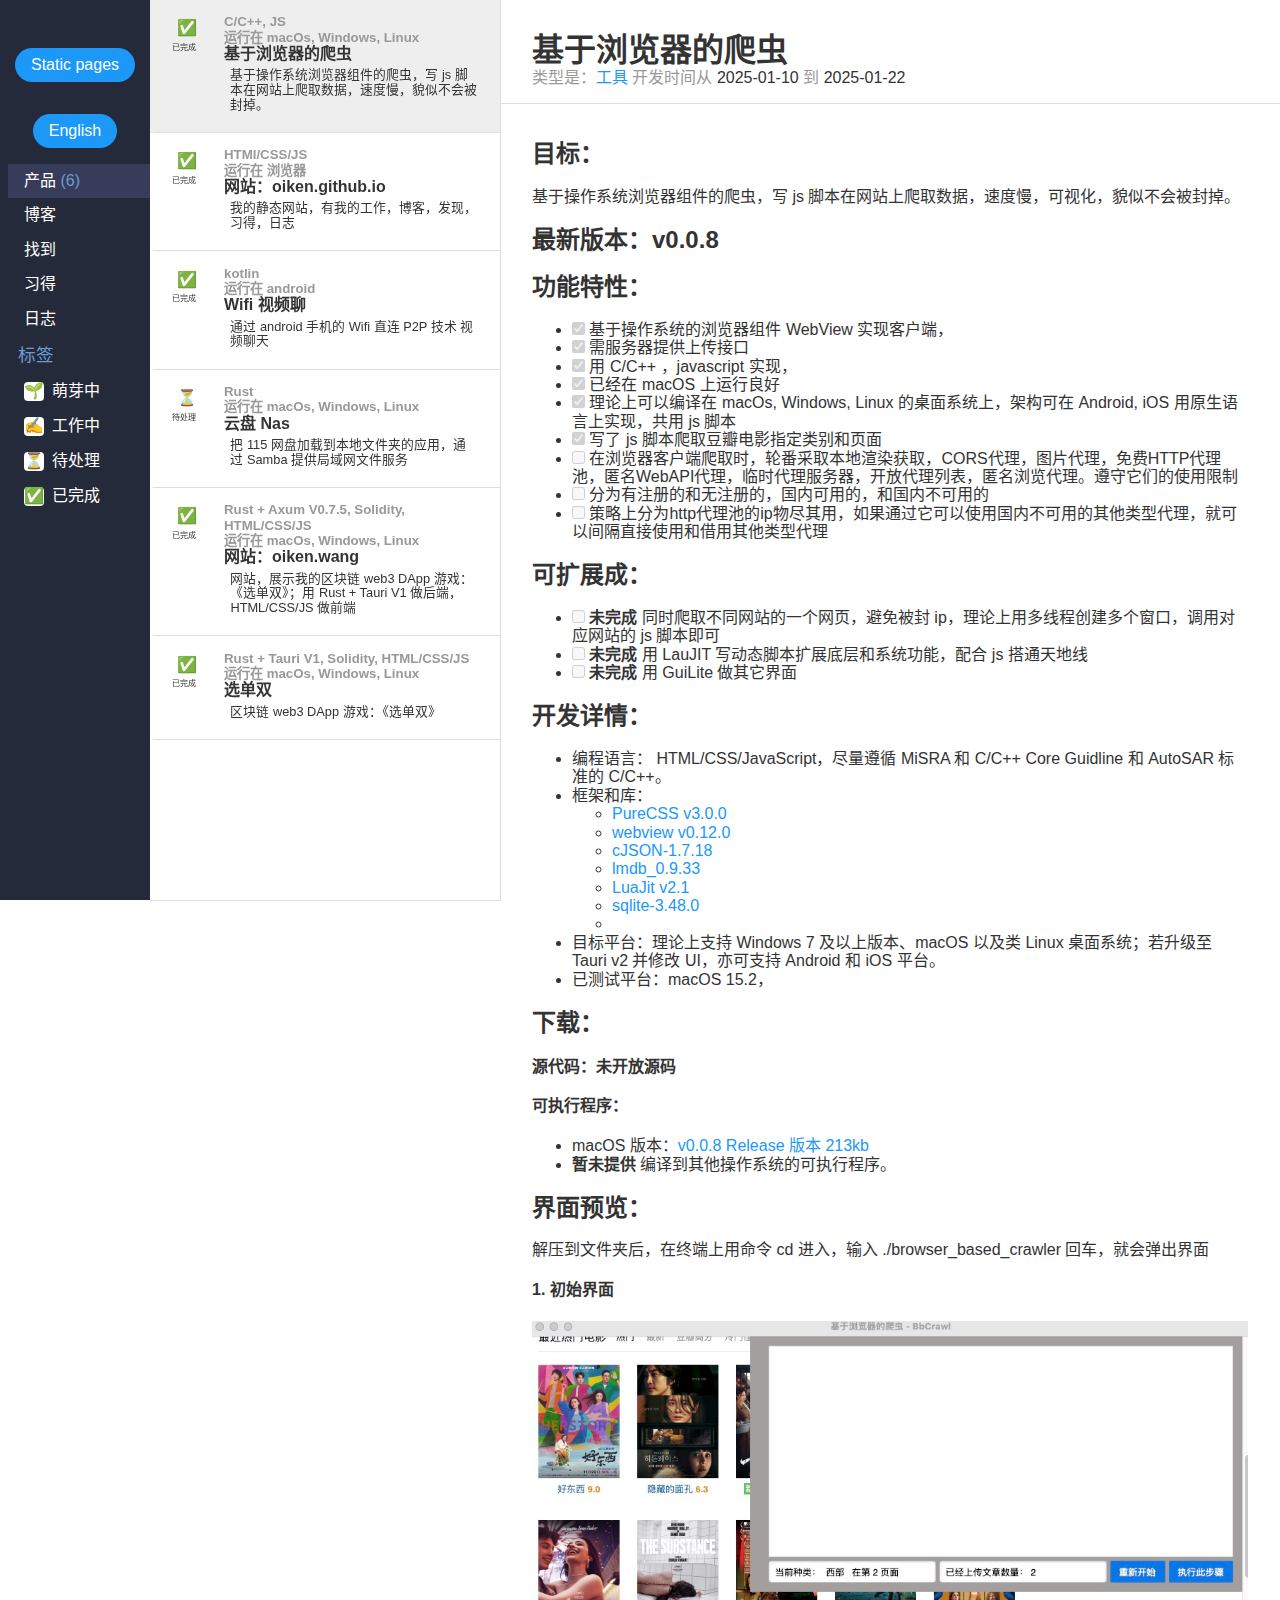
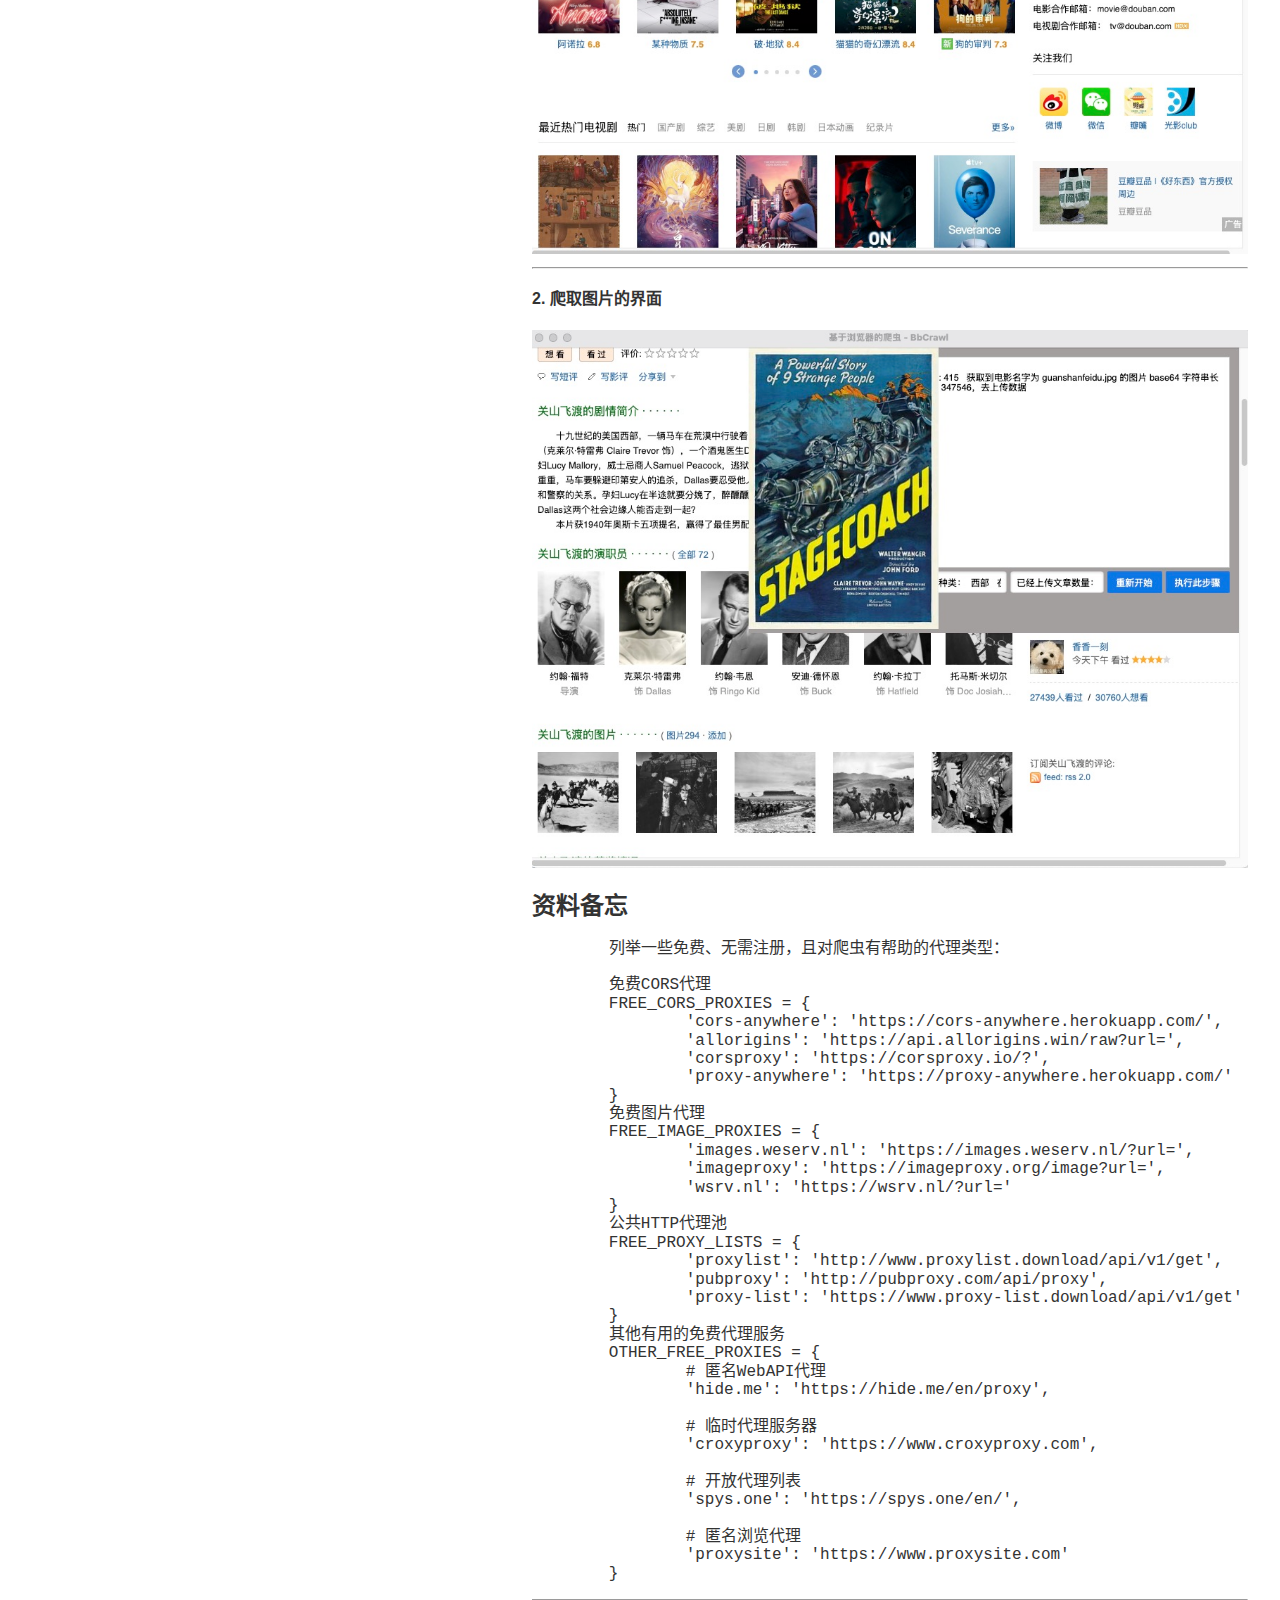
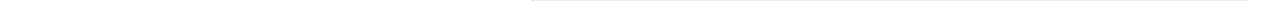
<file: index.html>
<!doctype html>
<html lang="en">

<head>
	<meta charset="utf-8">
	<meta name="viewport" content="width=device-width, initial-scale=1.0">
	<meta name="description" content="A layout example that shows off a responsive email layout.">
	<title id="webpageTitle">Work: What I did</title>
	<link rel="stylesheet" href="css/purecss-3.0.0/pure-min.css">
	<link rel="stylesheet" href="css/index.css">
	<script src="js/marked.min.js"></script>
</head>

<body>

	<div id="layout" class="content pure-g">
		<div id="nav" class="pure-u">
			<a href="#" id="menuLink" class="nav-menu-button">Menu</a>

			<div class="nav-inner">
				<button id="btnToStaticPages" class="primary-button pure-button">Static pages</button>
				<button id="btnSwitchLanguage" class="primary-button pure-button">Compose</button>

				<div class="pure-menu">
					<ul id="menuList" class="pure-menu-list">
						<li id="menuItemInbox" class="pure-menu-item pure-menu-active">
							<a href="#" class="pure-menu-link">
								Inbox <span id="menuItemInboxCount" class="email-count">(2)</span>
							</a>
						</li>
						<li id="menuHeadLabel" class="pure-menu-heading">Labels</li>
						<li id="menuItemLabelPersonal" class="pure-menu-item pure-menu-active">
							<a href="#" class="pure-menu-link">
								<span class="email-label-personal"></span>Personal
							</a>
						</li>
					</ul>
				</div>
			</div>
		</div>

		<div id="categoryList" class=" pure-g pure-u-1">
			<div id="categoryItemId" class="email-item email-item-selected pure-g">
				<div class="pure-u">
					<img width="64" height="64" alt="Tilo Mitra&#x27;s avatar" class="email-avatar" src="">
				</div>

				<div class="pure-u-3-4">
					<h5 class="email-name">Tilo Mitra</h5>
					<h4 class="email-subject">Hello from Toronto</h4>
					<p class="email-desc">
						Hey, I just wanted to check in with you from Toronto. I got here earlier today.
					</p>
				</div>
			</div>
		</div>

		<div id="main" class="pure-u-1">
			<div class="email-content">
				<div class="email-content-header pure-g">
					<div class="pure-u-10-11">
						<!-- 原来是 <div class="pure-u-1-2"> -->
						<h1 id="main-title" class="email-content-title">Hello from Toronto</h1>
						<p id="main-subtitle" class="email-content-subtitle">
							From <a>Tilo Mitra</a> at <span>3:56pm, April 3, 2021</span>
						</p>
					</div>

					<!-- 暂时不需要这些按钮 <div class="email-content-controls pure-u-1-2">
						<button class="secondary-button pure-button">Reply</button>
						<button class="secondary-button pure-button">Forward</button>
						<button class="secondary-button pure-button">Move to</button>
					</div> -->
				</div>

				<div id="div-markdown-file" class="email-content-body">
					<p>
						Lorem ipsum dolor sit amet, consectetur adipisicing elit, sed do eiusmod tempor incididunt ut labore et dolore magna aliqua.
						Ut enim ad minim veniam, quis nostrud exercitation ullamco laboris nisi ut aliquip ex ea commodo consequat.
					</p>
					<p>
						Regards,<br>
						Tilo
					</p>
				</div>
			</div>
		</div>
	</div>

	<!-- 放在底部以确保 DOM 加载完成 -->
	<script src="js/index.js"></script>
</body>

</html>
</file>
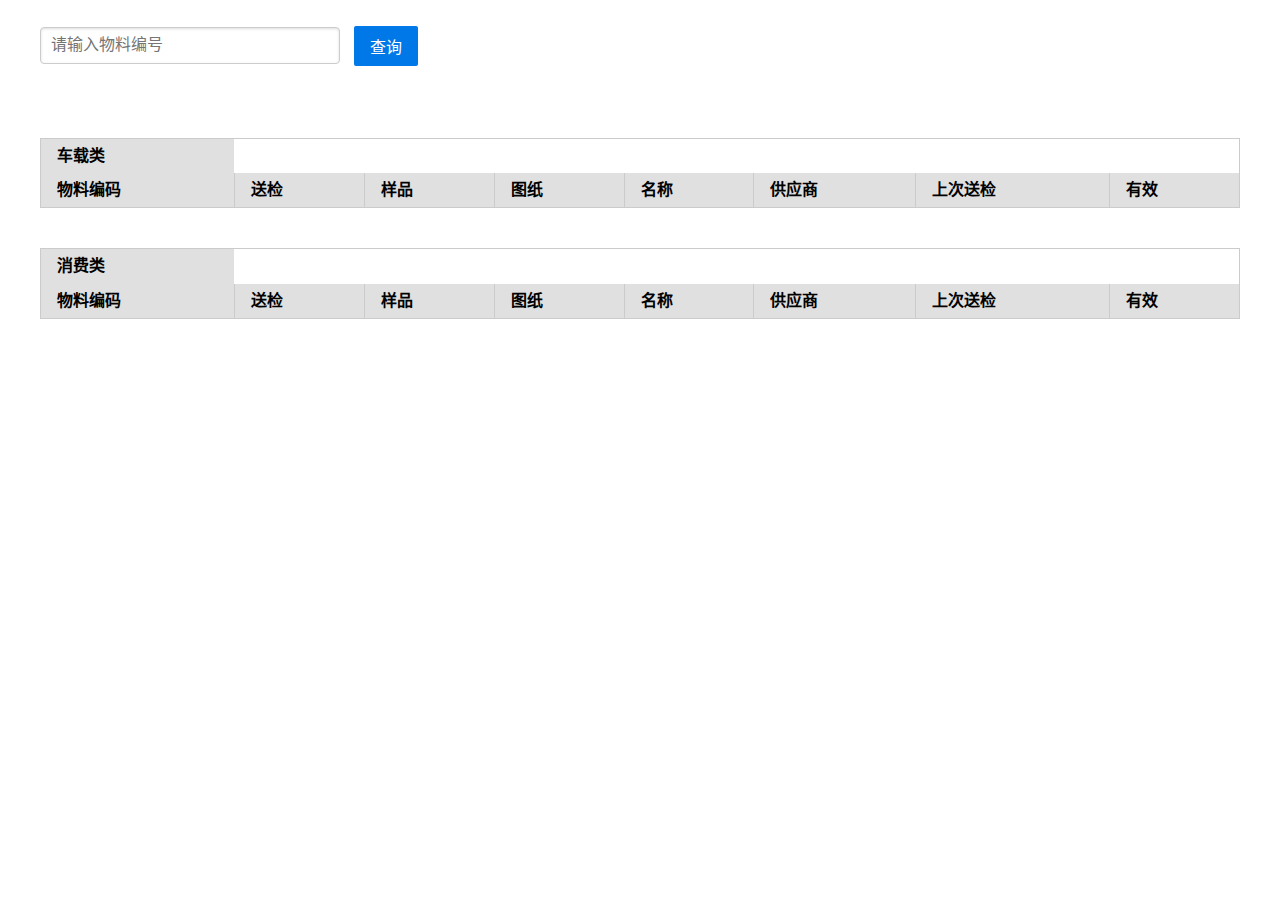
<file: uniwon_iqc/index.html>
<!-- index.html -->

<!DOCTYPE html>
<html lang="zh-CN">
  <head>
    <meta charset="UTF-8" />
    <meta name="viewport" content="width=device-width, initial-scale=1.0" />
    <!-- 在你的 HTML 文件的 <head> 标签中，确保 manifest.json 文件被正确引用 -->
    <link rel="manifest" href="manifest.json" />
    <script src="app.js"></script>
    <script src="js/xlsx-0.20.3.full.min.js"></script>
    <link rel="stylesheet" href="css/purecss-3.0.0-min.css" />
    <link rel="stylesheet" href="css/index.css" />
    <title>物料查询</title>
  </head>
  <body>
    <div class="container">
      <form class="pure-form" id="searchForm">
        <fieldset>
          <input type="text" id="searchInput" placeholder="请输入物料编号" required />
          <button type="submit" class="pure-button pure-button-primary">查询</button>
        </fieldset>
      </form>

      <div id="status" class="status"></div>

      <div class="table-responsive">
        <table class="pure-table pure-table-bordered">
          <thead>
            <th id="resultCountForAuto">车载类</th>
            <tr>
              <th>物料编码</th>
              <th>送检</th>
              <th>样品</th>
              <th>图纸</th>
              <th>名称</th>
              <th>供应商</th>
              <th>上次送检</th>
              <th>有效</th>
            </tr>
          </thead>

          <tbody id="resultTableForAuto"></tbody>
        </table>
      </div>

      <div class="table-responsive">
        <table class="pure-table pure-table-bordered">
          <thead>
            <th id="resultCount">消费类</th>
            <tr>
              <th>物料编码</th>
              <th>送检</th>
              <th>样品</th>
              <th>图纸</th>
              <th>名称</th>
              <th>供应商</th>
              <th>上次送检</th>
              <th>有效</th>
            </tr>
          </thead>

          <tbody id="resultTable"></tbody>
        </table>
      </div>
    </div>

    <script type="module" src="js/excel_search.js"></script>
    <script type="module" src="js/index.js"></script>
  </body>
</html>
</file>
<file: css/index.css>
/*
 * -- BASE STYLES --
 * Most of these are inherited from Base, but I want to change a few.
 */
body {
	color: #333;
}



a {
	text-decoration: none;
	color: #1b98f8;
}


/*
 * -- HELPER STYLES --
 * Over-riding some of the .pure-button styles to make my buttons look unique
 */
.primary-button,
.secondary-button {
	-webkit-box-shadow: none;
	-moz-box-shadow: none;
	box-shadow: none;
	border-radius: 20px;
}

.primary-button {
	color: #fff;
	background: #1b98f8;
	margin: 1em 0;
}

.secondary-button {
	background: #fff;
	border: 1px solid #ddd;
	color: #666;
	padding: 0.5em 2em;
	font-size: 80%;
}

/*
 * -- LAYOUT STYLES --
 * This layout consists of three main elements, `#nav` (navigation bar), `#categoryList` (email list), and `#main` (email content). All 3 elements are within `#layout`
 */
#layout,
#nav,
#categoryList,
#main {
	margin: 0;
	padding: 0;
}

/* 以下是为了小于640宽度时，把 list 局限在 33vh 上，不要和底部重叠 */
#categoryList {
	height: 33vh;
	overflow-y: auto;
	/* 添加垂直滚动 */
	position: relative;
	/* 添加定位 */
}

/* 移动视图的样式（小于 40em/640px） */
#layout {
	display: flex;
	flex-direction: column;
}

#nav {
	order: 1;
}

#categoryList {
	order: 2;
	position: relative;
	height: 30vh;
	overflow-y: auto;
}

#main {
	order: 3;
	position: relative;
	height: 70vh;
	/* 剩余空间 */
	overflow-y: auto;
}

/* 以上是为了小于640宽度时，把 list 局限在 33vh 上，不要和底部重叠 */

/* Make the navigation 100% width on phones */
#nav {
	width: 100%;
	height: 40px;
	position: relative;
	background: rgb(37, 42, 58);
	text-align: center;
}

/* Show the "Menu" button on phones */
#nav .nav-menu-button {
	display: block;
	top: 0.5em;
	right: 0.5em;
	position: absolute;
}

/* When "Menu" is clicked, the navbar should be 80% height */
#nav.active {
	height: 80%;
}

/* Don't show the navigation items... */
.nav-inner {
	display: none;
}

/* ...until the "Menu" button is clicked */
#nav.active .nav-inner {
	display: block;
	padding: 2em 0;
}


/*
 * -- NAV BAR STYLES --
 * Styling the default .pure-menu to look a little more unique.
 */
#nav .pure-menu {
	background: transparent;
	border: none;
	text-align: left;
}

/* 修改 pure-menu-active 的背景颜色 */
.pure-menu-item.pure-menu-active .pure-menu-link {
	background: rgb(55, 60, 90);
	/* 与 hover 和 focus 的背景颜色一致 */
	color: #fff;
	/* 可根据需要调整字体颜色 */
}

#nav .pure-menu-link:hover,
#nav .pure-menu-link:focus {
	background: rgb(55, 60, 90);
}

#nav .pure-menu-link {
	color: #fff;
	margin-left: 0.5em;
}

#nav .pure-menu-heading {
	border-bottom: none;
	font-size: 110%;
	color: rgb(105, 157, 210);
}


/*
 * -- EMAIL STYLES --
 * Styles relevant to the email messages, labels, counts, and more.
 */
.email-count {
	color: rgb(105, 157, 210);
}

.email-label {
	width: 20px;
	height: 19px;
	display: inline-block;
	margin-right: 0.5em;
	border-radius: 4px;
}


/* Email Item Styles */
.email-item {
	padding: 0.9em 1em;
	border-bottom: 1px solid #ddd;
	border-left: 6px solid transparent;
}

.email-avatar {
	border-radius: 3px;
	margin-right: 0.5em;
}

.email-name,
.email-subject {
	margin: 0;
}

.email-name {
	/* text-transform: uppercase; */
	color: #999;
}

.email-desc {
	font-size: 80%;
	margin: 0.4em 0.5em;
}

.email-item-selected {
	background: #eee;
}

.email-item-unread {
	border-left: 6px solid #1b98f8;
}

/* Email Content Styles */
.email-content-header,
.email-content-body,
.email-content-footer {
	padding: 1em 2em;
}

.email-content-header {
	border-bottom: 1px solid #ddd;
}

.email-content-title {
	margin: 0.5em 0 0;
}

.email-content-subtitle {
	font-size: 1em;
	margin: 0;
	font-weight: normal;
}

.email-content-subtitle span {
	color: #999;
}

.email-content-controls {
	margin-top: 2em;
	text-align: right;
}

.email-content-controls .secondary-button {
	margin-bottom: 0.3em;
}

.email-avatar {
	width: 40px;
	height: 40px;
}

.markdown-img-container {
	max-width: 100%;
	height: auto;
}

/*
 * -- TABLET (AND UP) MEDIA QUERIES --
 * On tablets and other medium-sized devices, we want to customize some
 * of the mobile styles.
 */
@media (min-width: 40em) {

	/* Move the layout over so we can fit the nav + list in on the left */
	#layout {
		padding-left: 500px;
		/* "left col (nav + list)" width */
		position: relative;
	}

	/* These are position:fixed; elements that will be in the left 500px of the screen */
	#nav,
	#categoryList {
		position: fixed;
		top: 0;
		bottom: 0;
		overflow: auto;
	}

	#nav {
		margin-left: -500px;
		/* "left col (nav + list)" width */
		width: 150px;
		height: 100%;
	}

	/* Show the menu items on the larger screen */
	.nav-inner {
		display: block;
		padding: 2em 0;
	}

	/* Hide the "Menu" button on larger screens */
	#nav .nav-menu-button {
		display: none;
	}

	#categoryList {
		margin-left: -350px;
		width: 100%;
		height: 33%;
		border-bottom: 1px solid #ddd;
	}

	#main {
		position: fixed;
		top: 33%;
		right: 0;
		bottom: 0;
		left: 150px;
		overflow: auto;
		width: auto;
		/* so that it's not 100% */
	}
}

/*
 * -- DESKTOP (AND UP) MEDIA QUERIES --
 * On desktops and other large-sized devices, we want to customize some
 * of the mobile styles.
 */
@media (min-width: 60em) {

	/* This will take up the entire height, and be a little thinner */
	#categoryList {
		margin-left: -350px;
		width: 350px;
		height: 100%;
		border-right: 1px solid #ddd;
	}

	/* This will now take up it's own column, so don't need position: fixed; */
	#main {
		position: static;
		margin: 0;
		padding: 0;
		height: 100%;
	}
}
</file>
<file: uniwon_iqc/css/index.css>
/* index.css */

/* 使用严格模式下的 CSS */
.container {
  max-width: 1200px;
  margin: 0 auto;
  padding: 20px;
}

/* 响应式布局 */
@media screen and (max-width: 768px) {
  .container {
    padding: 10px;
  }
}

/* 高清屏幕适配 */
@media screen and (min-resolution: 2dppx) {
  body {
    -webkit-font-smoothing: antialiased;
    -moz-osx-font-smoothing: grayscale;
  }
}

.table-responsive {
  overflow-x: auto;
  margin-top: 20px;
}

.status {
  margin: 0px 0;
  padding: 10px;
  border-radius: 4px;
}

.status.error {
  background-color: #fff3f3;
  color: #ff0000;
  border: 1px solid #ffcdd2;
}

.status.success {
  background-color: #f1f8e9;
  color: #33691e;
  border: 1px solid #dcedc8;
}

.status.loading {
  background-color: #e3f2fd;
  color: #0d47a1;
  border: 1px solid #bbdefb;
}

/* 表格样式优化 */
.pure-table {
  width: 100%;
  margin-bottom: 20px;
}

.pure-table th,
.pure-table td {
  white-space: normal;
  word-wrap: break-word;
}

/* 表单样式 */
.pure-form {
  margin-bottom: 20px;
}

.pure-form input[type='text'] {
  width: 100%;
  max-width: 300px;
  margin-right: 10px;
}

@media screen and (max-width: 480px) {
  .pure-form input[type='text'] {
    margin-bottom: 10px;
  }

  .pure-button {
    width: 100%;
  }
}
</file>
<file: uniwon_iqc/css/purecss-3.0.0-min.css>
/*!
Pure v3.0.0
Copyright 2013 Yahoo!
Licensed under the BSD License.
https://github.com/pure-css/pure/blob/master/LICENSE
*/
/*!
normalize.css v | MIT License | https://necolas.github.io/normalize.css/
Copyright (c) Nicolas Gallagher and Jonathan Neal
*/
/*! normalize.css v8.0.1 | MIT License | github.com/necolas/normalize.css */html{line-height:1.15;-webkit-text-size-adjust:100%}body{margin:0}main{display:block}h1{font-size:2em;margin:.67em 0}hr{box-sizing:content-box;height:0;overflow:visible}pre{font-family:monospace,monospace;font-size:1em}a{background-color:transparent}abbr[title]{border-bottom:none;text-decoration:underline;-webkit-text-decoration:underline dotted;text-decoration:underline dotted}b,strong{font-weight:bolder}code,kbd,samp{font-family:monospace,monospace;font-size:1em}small{font-size:80%}sub,sup{font-size:75%;line-height:0;position:relative;vertical-align:baseline}sub{bottom:-.25em}sup{top:-.5em}img{border-style:none}button,input,optgroup,select,textarea{font-family:inherit;font-size:100%;line-height:1.15;margin:0}button,input{overflow:visible}button,select{text-transform:none}[type=button],[type=reset],[type=submit],button{-webkit-appearance:button}[type=button]::-moz-focus-inner,[type=reset]::-moz-focus-inner,[type=submit]::-moz-focus-inner,button::-moz-focus-inner{border-style:none;padding:0}[type=button]:-moz-focusring,[type=reset]:-moz-focusring,[type=submit]:-moz-focusring,button:-moz-focusring{outline:1px dotted ButtonText}fieldset{padding:.35em .75em .625em}legend{box-sizing:border-box;color:inherit;display:table;max-width:100%;padding:0;white-space:normal}progress{vertical-align:baseline}textarea{overflow:auto}[type=checkbox],[type=radio]{box-sizing:border-box;padding:0}[type=number]::-webkit-inner-spin-button,[type=number]::-webkit-outer-spin-button{height:auto}[type=search]{-webkit-appearance:textfield;outline-offset:-2px}[type=search]::-webkit-search-decoration{-webkit-appearance:none}::-webkit-file-upload-button{-webkit-appearance:button;font:inherit}details{display:block}summary{display:list-item}template{display:none}[hidden]{display:none}html{font-family:sans-serif}.hidden,[hidden]{display:none!important}.pure-img{max-width:100%;height:auto;display:block}.pure-g{display:flex;flex-flow:row wrap;align-content:flex-start}.pure-u{display:inline-block;vertical-align:top}.pure-u-1,.pure-u-1-1,.pure-u-1-12,.pure-u-1-2,.pure-u-1-24,.pure-u-1-3,.pure-u-1-4,.pure-u-1-5,.pure-u-1-6,.pure-u-1-8,.pure-u-10-24,.pure-u-11-12,.pure-u-11-24,.pure-u-12-24,.pure-u-13-24,.pure-u-14-24,.pure-u-15-24,.pure-u-16-24,.pure-u-17-24,.pure-u-18-24,.pure-u-19-24,.pure-u-2-24,.pure-u-2-3,.pure-u-2-5,.pure-u-20-24,.pure-u-21-24,.pure-u-22-24,.pure-u-23-24,.pure-u-24-24,.pure-u-3-24,.pure-u-3-4,.pure-u-3-5,.pure-u-3-8,.pure-u-4-24,.pure-u-4-5,.pure-u-5-12,.pure-u-5-24,.pure-u-5-5,.pure-u-5-6,.pure-u-5-8,.pure-u-6-24,.pure-u-7-12,.pure-u-7-24,.pure-u-7-8,.pure-u-8-24,.pure-u-9-24{display:inline-block;letter-spacing:normal;word-spacing:normal;vertical-align:top;text-rendering:auto}.pure-u-1-24{width:4.1667%}.pure-u-1-12,.pure-u-2-24{width:8.3333%}.pure-u-1-8,.pure-u-3-24{width:12.5%}.pure-u-1-6,.pure-u-4-24{width:16.6667%}.pure-u-1-5{width:20%}.pure-u-5-24{width:20.8333%}.pure-u-1-4,.pure-u-6-24{width:25%}.pure-u-7-24{width:29.1667%}.pure-u-1-3,.pure-u-8-24{width:33.3333%}.pure-u-3-8,.pure-u-9-24{width:37.5%}.pure-u-2-5{width:40%}.pure-u-10-24,.pure-u-5-12{width:41.6667%}.pure-u-11-24{width:45.8333%}.pure-u-1-2,.pure-u-12-24{width:50%}.pure-u-13-24{width:54.1667%}.pure-u-14-24,.pure-u-7-12{width:58.3333%}.pure-u-3-5{width:60%}.pure-u-15-24,.pure-u-5-8{width:62.5%}.pure-u-16-24,.pure-u-2-3{width:66.6667%}.pure-u-17-24{width:70.8333%}.pure-u-18-24,.pure-u-3-4{width:75%}.pure-u-19-24{width:79.1667%}.pure-u-4-5{width:80%}.pure-u-20-24,.pure-u-5-6{width:83.3333%}.pure-u-21-24,.pure-u-7-8{width:87.5%}.pure-u-11-12,.pure-u-22-24{width:91.6667%}.pure-u-23-24{width:95.8333%}.pure-u-1,.pure-u-1-1,.pure-u-24-24,.pure-u-5-5{width:100%}.pure-button{display:inline-block;line-height:normal;white-space:nowrap;vertical-align:middle;text-align:center;cursor:pointer;-webkit-user-drag:none;-webkit-user-select:none;user-select:none;box-sizing:border-box}.pure-button::-moz-focus-inner{padding:0;border:0}.pure-button-group{letter-spacing:-.31em;text-rendering:optimizespeed}.opera-only :-o-prefocus,.pure-button-group{word-spacing:-0.43em}.pure-button-group .pure-button{letter-spacing:normal;word-spacing:normal;vertical-align:top;text-rendering:auto}.pure-button{font-family:inherit;font-size:100%;padding:.5em 1em;color:rgba(0,0,0,.8);border:none transparent;background-color:#e6e6e6;text-decoration:none;border-radius:2px}.pure-button-hover,.pure-button:focus,.pure-button:hover{background-image:linear-gradient(transparent,rgba(0,0,0,.05) 40%,rgba(0,0,0,.1))}.pure-button:focus{outline:0}.pure-button-active,.pure-button:active{box-shadow:0 0 0 1px rgba(0,0,0,.15) inset,0 0 6px rgba(0,0,0,.2) inset;border-color:#000}.pure-button-disabled,.pure-button-disabled:active,.pure-button-disabled:focus,.pure-button-disabled:hover,.pure-button[disabled]{border:none;background-image:none;opacity:.4;cursor:not-allowed;box-shadow:none;pointer-events:none}.pure-button-hidden{display:none}.pure-button-primary,.pure-button-selected,a.pure-button-primary,a.pure-button-selected{background-color:#0078e7;color:#fff}.pure-button-group .pure-button{margin:0;border-radius:0;border-right:1px solid rgba(0,0,0,.2)}.pure-button-group .pure-button:first-child{border-top-left-radius:2px;border-bottom-left-radius:2px}.pure-button-group .pure-button:last-child{border-top-right-radius:2px;border-bottom-right-radius:2px;border-right:none}.pure-form input[type=color],.pure-form input[type=date],.pure-form input[type=datetime-local],.pure-form input[type=datetime],.pure-form input[type=email],.pure-form input[type=month],.pure-form input[type=number],.pure-form input[type=password],.pure-form input[type=search],.pure-form input[type=tel],.pure-form input[type=text],.pure-form input[type=time],.pure-form input[type=url],.pure-form input[type=week],.pure-form select,.pure-form textarea{padding:.5em .6em;display:inline-block;border:1px solid #ccc;box-shadow:inset 0 1px 3px #ddd;border-radius:4px;vertical-align:middle;box-sizing:border-box}.pure-form input:not([type]){padding:.5em .6em;display:inline-block;border:1px solid #ccc;box-shadow:inset 0 1px 3px #ddd;border-radius:4px;box-sizing:border-box}.pure-form input[type=color]{padding:.2em .5em}.pure-form input[type=color]:focus,.pure-form input[type=date]:focus,.pure-form input[type=datetime-local]:focus,.pure-form input[type=datetime]:focus,.pure-form input[type=email]:focus,.pure-form input[type=month]:focus,.pure-form input[type=number]:focus,.pure-form input[type=password]:focus,.pure-form input[type=search]:focus,.pure-form input[type=tel]:focus,.pure-form input[type=text]:focus,.pure-form input[type=time]:focus,.pure-form input[type=url]:focus,.pure-form input[type=week]:focus,.pure-form select:focus,.pure-form textarea:focus{outline:0;border-color:#129fea}.pure-form input:not([type]):focus{outline:0;border-color:#129fea}.pure-form input[type=checkbox]:focus,.pure-form input[type=file]:focus,.pure-form input[type=radio]:focus{outline:thin solid #129FEA;outline:1px auto #129FEA}.pure-form .pure-checkbox,.pure-form .pure-radio{margin:.5em 0;display:block}.pure-form input[type=color][disabled],.pure-form input[type=date][disabled],.pure-form input[type=datetime-local][disabled],.pure-form input[type=datetime][disabled],.pure-form input[type=email][disabled],.pure-form input[type=month][disabled],.pure-form input[type=number][disabled],.pure-form input[type=password][disabled],.pure-form input[type=search][disabled],.pure-form input[type=tel][disabled],.pure-form input[type=text][disabled],.pure-form input[type=time][disabled],.pure-form input[type=url][disabled],.pure-form input[type=week][disabled],.pure-form select[disabled],.pure-form textarea[disabled]{cursor:not-allowed;background-color:#eaeded;color:#cad2d3}.pure-form input:not([type])[disabled]{cursor:not-allowed;background-color:#eaeded;color:#cad2d3}.pure-form input[readonly],.pure-form select[readonly],.pure-form textarea[readonly]{background-color:#eee;color:#777;border-color:#ccc}.pure-form input:focus:invalid,.pure-form select:focus:invalid,.pure-form textarea:focus:invalid{color:#b94a48;border-color:#e9322d}.pure-form input[type=checkbox]:focus:invalid:focus,.pure-form input[type=file]:focus:invalid:focus,.pure-form input[type=radio]:focus:invalid:focus{outline-color:#e9322d}.pure-form select{height:2.25em;border:1px solid #ccc;background-color:#fff}.pure-form select[multiple]{height:auto}.pure-form label{margin:.5em 0 .2em}.pure-form fieldset{margin:0;padding:.35em 0 .75em;border:0}.pure-form legend{display:block;width:100%;padding:.3em 0;margin-bottom:.3em;color:#333;border-bottom:1px solid #e5e5e5}.pure-form-stacked input[type=color],.pure-form-stacked input[type=date],.pure-form-stacked input[type=datetime-local],.pure-form-stacked input[type=datetime],.pure-form-stacked input[type=email],.pure-form-stacked input[type=file],.pure-form-stacked input[type=month],.pure-form-stacked input[type=number],.pure-form-stacked input[type=password],.pure-form-stacked input[type=search],.pure-form-stacked input[type=tel],.pure-form-stacked input[type=text],.pure-form-stacked input[type=time],.pure-form-stacked input[type=url],.pure-form-stacked input[type=week],.pure-form-stacked label,.pure-form-stacked select,.pure-form-stacked textarea{display:block;margin:.25em 0}.pure-form-stacked input:not([type]){display:block;margin:.25em 0}.pure-form-aligned input,.pure-form-aligned select,.pure-form-aligned textarea,.pure-form-message-inline{display:inline-block;vertical-align:middle}.pure-form-aligned textarea{vertical-align:top}.pure-form-aligned .pure-control-group{margin-bottom:.5em}.pure-form-aligned .pure-control-group label{text-align:right;display:inline-block;vertical-align:middle;width:10em;margin:0 1em 0 0}.pure-form-aligned .pure-controls{margin:1.5em 0 0 11em}.pure-form .pure-input-rounded,.pure-form input.pure-input-rounded{border-radius:2em;padding:.5em 1em}.pure-form .pure-group fieldset{margin-bottom:10px}.pure-form .pure-group input,.pure-form .pure-group textarea{display:block;padding:10px;margin:0 0 -1px;border-radius:0;position:relative;top:-1px}.pure-form .pure-group input:focus,.pure-form .pure-group textarea:focus{z-index:3}.pure-form .pure-group input:first-child,.pure-form .pure-group textarea:first-child{top:1px;border-radius:4px 4px 0 0;margin:0}.pure-form .pure-group input:first-child:last-child,.pure-form .pure-group textarea:first-child:last-child{top:1px;border-radius:4px;margin:0}.pure-form .pure-group input:last-child,.pure-form .pure-group textarea:last-child{top:-2px;border-radius:0 0 4px 4px;margin:0}.pure-form .pure-group button{margin:.35em 0}.pure-form .pure-input-1{width:100%}.pure-form .pure-input-3-4{width:75%}.pure-form .pure-input-2-3{width:66%}.pure-form .pure-input-1-2{width:50%}.pure-form .pure-input-1-3{width:33%}.pure-form .pure-input-1-4{width:25%}.pure-form-message-inline{display:inline-block;padding-left:.3em;color:#666;vertical-align:middle;font-size:.875em}.pure-form-message{display:block;color:#666;font-size:.875em}@media only screen and (max-width :480px){.pure-form button[type=submit]{margin:.7em 0 0}.pure-form input:not([type]),.pure-form input[type=color],.pure-form input[type=date],.pure-form input[type=datetime-local],.pure-form input[type=datetime],.pure-form input[type=email],.pure-form input[type=month],.pure-form input[type=number],.pure-form input[type=password],.pure-form input[type=search],.pure-form input[type=tel],.pure-form input[type=text],.pure-form input[type=time],.pure-form input[type=url],.pure-form input[type=week],.pure-form label{margin-bottom:.3em;display:block}.pure-group input:not([type]),.pure-group input[type=color],.pure-group input[type=date],.pure-group input[type=datetime-local],.pure-group input[type=datetime],.pure-group input[type=email],.pure-group input[type=month],.pure-group input[type=number],.pure-group input[type=password],.pure-group input[type=search],.pure-group input[type=tel],.pure-group input[type=text],.pure-group input[type=time],.pure-group input[type=url],.pure-group input[type=week]{margin-bottom:0}.pure-form-aligned .pure-control-group label{margin-bottom:.3em;text-align:left;display:block;width:100%}.pure-form-aligned .pure-controls{margin:1.5em 0 0 0}.pure-form-message,.pure-form-message-inline{display:block;font-size:.75em;padding:.2em 0 .8em}}.pure-menu{box-sizing:border-box}.pure-menu-fixed{position:fixed;left:0;top:0;z-index:3}.pure-menu-item,.pure-menu-list{position:relative}.pure-menu-list{list-style:none;margin:0;padding:0}.pure-menu-item{padding:0;margin:0;height:100%}.pure-menu-heading,.pure-menu-link{display:block;text-decoration:none;white-space:nowrap}.pure-menu-horizontal{width:100%;white-space:nowrap}.pure-menu-horizontal .pure-menu-list{display:inline-block}.pure-menu-horizontal .pure-menu-heading,.pure-menu-horizontal .pure-menu-item,.pure-menu-horizontal .pure-menu-separator{display:inline-block;vertical-align:middle}.pure-menu-item .pure-menu-item{display:block}.pure-menu-children{display:none;position:absolute;left:100%;top:0;margin:0;padding:0;z-index:3}.pure-menu-horizontal .pure-menu-children{left:0;top:auto;width:inherit}.pure-menu-active>.pure-menu-children,.pure-menu-allow-hover:hover>.pure-menu-children{display:block;position:absolute}.pure-menu-has-children>.pure-menu-link:after{padding-left:.5em;content:"\25B8";font-size:small}.pure-menu-horizontal .pure-menu-has-children>.pure-menu-link:after{content:"\25BE"}.pure-menu-scrollable{overflow-y:scroll;overflow-x:hidden}.pure-menu-scrollable .pure-menu-list{display:block}.pure-menu-horizontal.pure-menu-scrollable .pure-menu-list{display:inline-block}.pure-menu-horizontal.pure-menu-scrollable{white-space:nowrap;overflow-y:hidden;overflow-x:auto;padding:.5em 0}.pure-menu-horizontal .pure-menu-children .pure-menu-separator,.pure-menu-separator{background-color:#ccc;height:1px;margin:.3em 0}.pure-menu-horizontal .pure-menu-separator{width:1px;height:1.3em;margin:0 .3em}.pure-menu-horizontal .pure-menu-children .pure-menu-separator{display:block;width:auto}.pure-menu-heading{text-transform:uppercase;color:#565d64}.pure-menu-link{color:#777}.pure-menu-children{background-color:#fff}.pure-menu-heading,.pure-menu-link{padding:.5em 1em}.pure-menu-disabled{opacity:.5}.pure-menu-disabled .pure-menu-link:hover{background-color:transparent;cursor:default}.pure-menu-active>.pure-menu-link,.pure-menu-link:focus,.pure-menu-link:hover{background-color:#eee}.pure-menu-selected>.pure-menu-link,.pure-menu-selected>.pure-menu-link:visited{color:#000}.pure-table{border-collapse:collapse;border-spacing:0;empty-cells:show;border:1px solid #cbcbcb}.pure-table caption{color:#000;font:italic 85%/1 arial,sans-serif;padding:1em 0;text-align:center}.pure-table td,.pure-table th{border-left:1px solid #cbcbcb;border-width:0 0 0 1px;font-size:inherit;margin:0;overflow:visible;padding:.5em 1em}.pure-table thead{background-color:#e0e0e0;color:#000;text-align:left;vertical-align:bottom}.pure-table td{background-color:transparent}.pure-table-odd td{background-color:#f2f2f2}.pure-table-striped tr:nth-child(2n-1) td{background-color:#f2f2f2}.pure-table-bordered td{border-bottom:1px solid #cbcbcb}.pure-table-bordered tbody>tr:last-child>td{border-bottom-width:0}.pure-table-horizontal td,.pure-table-horizontal th{border-width:0 0 1px 0;border-bottom:1px solid #cbcbcb}.pure-table-horizontal tbody>tr:last-child>td{border-bottom-width:0}
</file>
